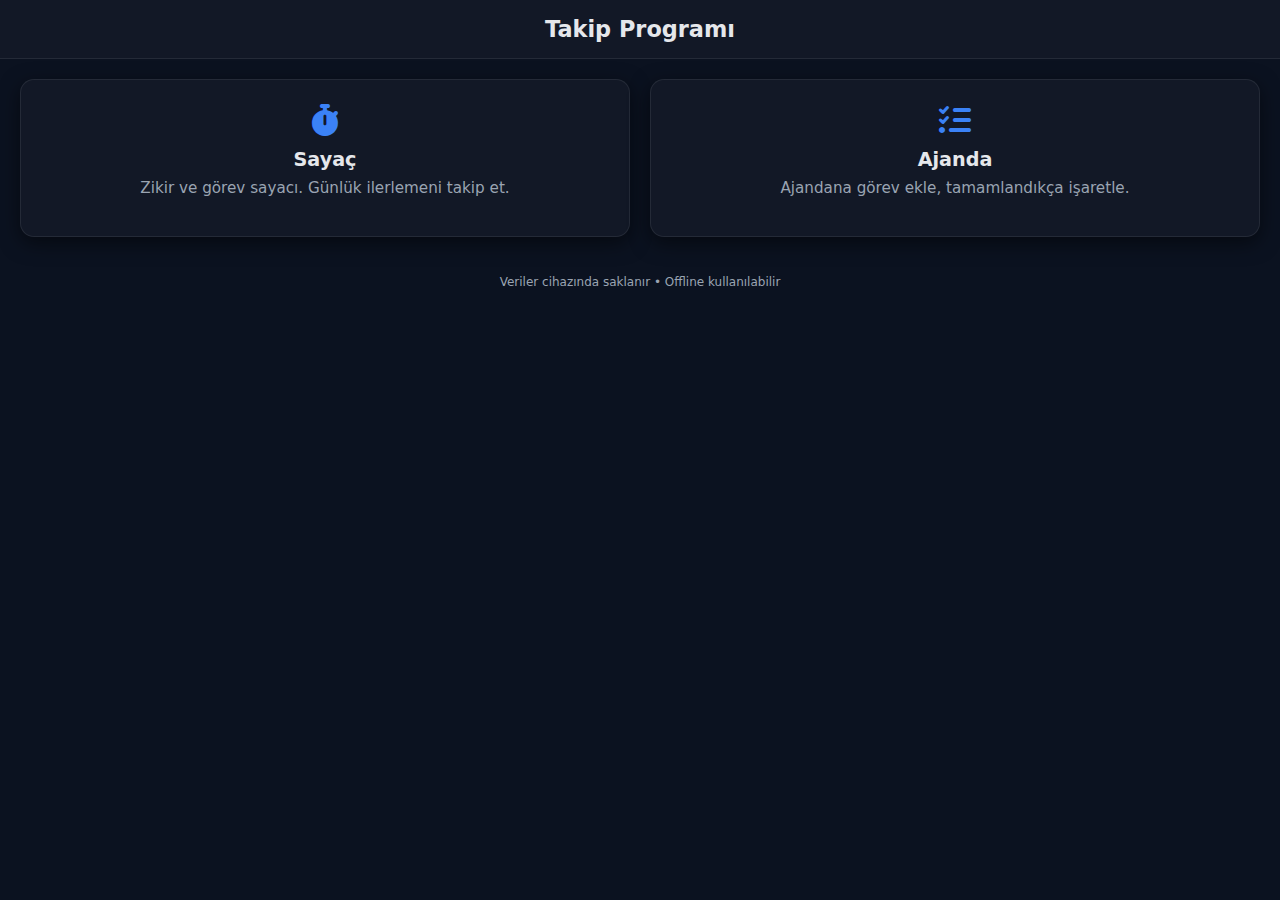
<file: index.html>
<!doctype html>
<html lang="tr">
<head>
  <meta charset="utf-8">
  <meta name="viewport" content="width=device-width,initial-scale=1">
  <title>Takip Programı — Ana Sayfa</title>

  <!-- Ortak dark tema -->
  <link rel="stylesheet" href="assets/css/style.css">
  <!-- Ana sayfa kart stili -->
  <link rel="stylesheet" href="assets/css/index.css">
  <link rel="manifest" href="manifest.json">

  <!-- Font Awesome ikonlar -->
  <link rel="stylesheet" href="https://cdnjs.cloudflare.com/ajax/libs/font-awesome/6.5.2/css/all.min.css">
</head>
<body>
  <header class="app-header sticky-top">
    <h1>Takip Programı</h1>
  </header>

  <main class="container">
    <section class="cards-grid">
      <!-- Sayaç Kartı -->
      <a href="pages/counter.html" class="home-card card">
        <i class="fa-solid fa-stopwatch card-icon"></i>
        <h2>Sayaç</h2>
        <p>Zikir ve görev sayacı. Günlük ilerlemeni takip et.</p>
      </a>

      <!-- Görev Takibi Kartı -->
      <a href="pages/agenda.html" class="home-card card">
        <i class="fa-solid fa-list-check card-icon"></i>
        <h2>Ajanda</h2>
        <p>Ajandana görev ekle, tamamlandıkça işaretle.</p>
      </a>
    </section>
  </main>

  <footer class="app-footer">
    <small>Veriler cihazında saklanır • Offline kullanılabilir</small>
  </footer>

  <script src="assets/js/index.js"></script>
  <script>
    if ("serviceWorker" in navigator) {
      navigator.serviceWorker.register("sw.js");
    }
  </script>
</body>
</html>
</file>
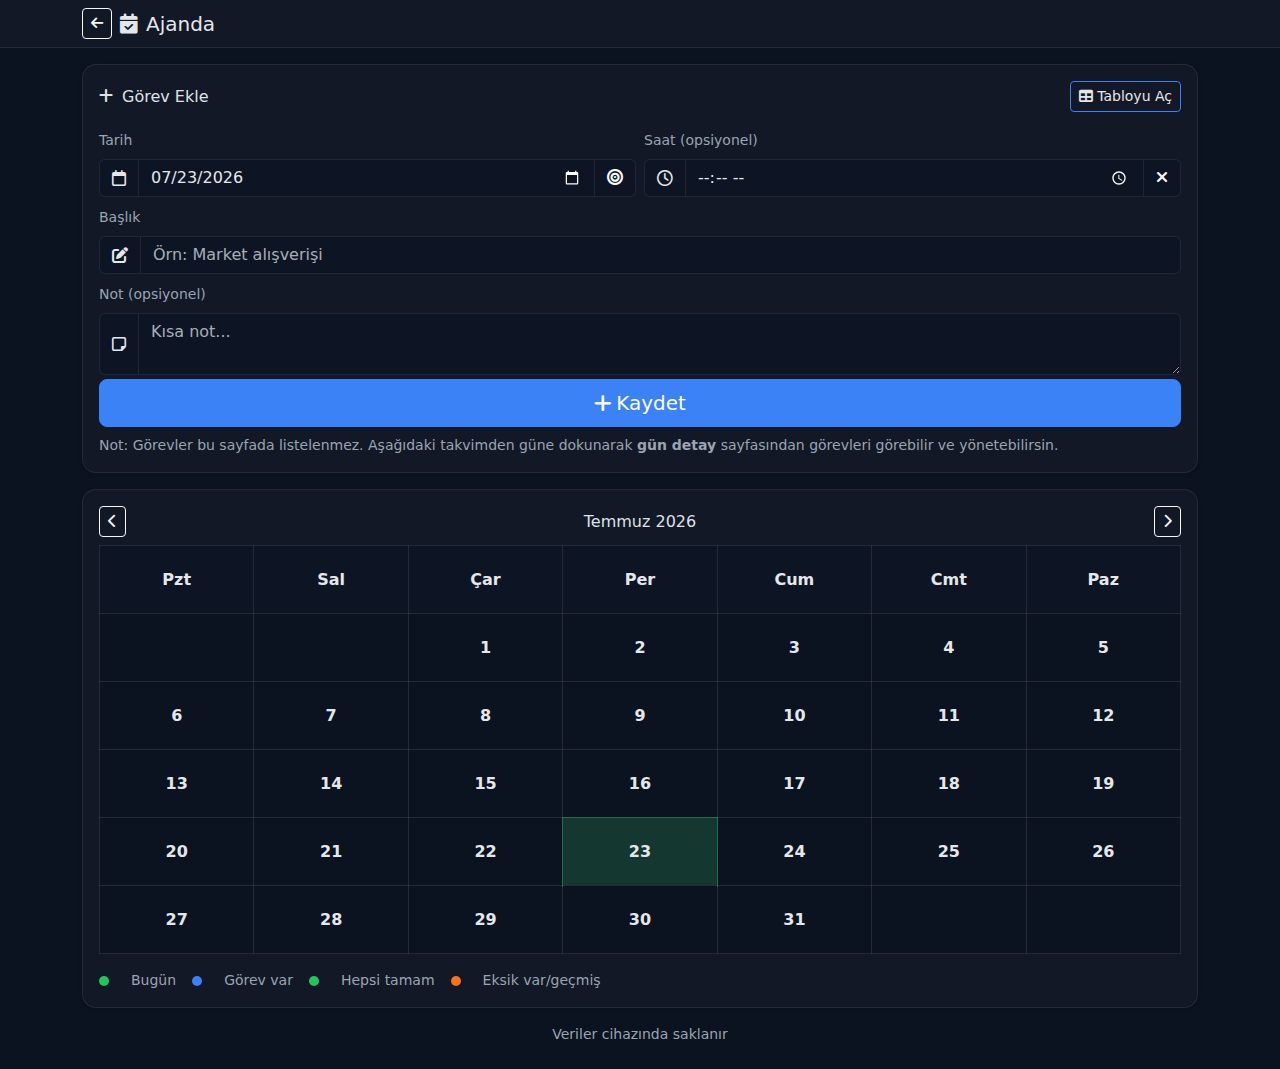
<file: pages/agenda.html>
<!doctype html>
<html lang="tr" data-bs-theme="dark">
<head>
  <meta charset="utf-8" />
  <meta name="viewport" content="width=device-width,initial-scale=1" />
  <title>Ajanda</title>

  <!-- Bootstrap 5 -->
  <link href="https://cdn.jsdelivr.net/npm/bootstrap@5.3.3/dist/css/bootstrap.min.css" rel="stylesheet">
  <!-- Font Awesome -->
  <link rel="stylesheet" href="https://cdnjs.cloudflare.com/ajax/libs/font-awesome/6.5.2/css/all.min.css">

  <!-- Ortak + sayfa CSS -->
  <link rel="stylesheet" href="../assets/css/style.css" />
  <link rel="stylesheet" href="../assets/css/agenda.css" />
</head>
<body>

  <!-- Header -->
  <header class="bg-dark border-bottom border-secondary sticky-top">
    <div class="container d-flex align-items-center gap-2 py-2">
      <a href="../index.html" class="btn btn-sm btn-outline-light">
        <i class="fa-solid fa-arrow-left"></i>
      </a>
      <h1 class="h5 mb-0"><i class="fa-solid fa-calendar-check me-2"></i>Ajanda</h1>
    </div>
  </header>

  <main class="container my-3">

    <!-- EKLEME (sadece kayıt; liste yok) -->
    <section class="card bg-dark-subtle border-0 shadow-sm mb-3">
      <div class="card-body">
        <div class="d-flex justify-content-between align-items-center mb-3">
          <h2 class="h6 mb-0">
            <i class="fa-solid fa-plus me-2"></i>Görev Ekle
          </h2>
          <button id="btnOpenTable" class="btn btn-sm btn-outline-primary">
            <i class="fa-solid fa-table me-1"></i>Tabloyu Aç
          </button>
        </div>

        <div class="row g-2">
          <!-- Tarih -->
          <div class="col-12 col-sm-6">
            <label for="taskDate" class="form-label small text-secondary">Tarih</label>
            <div class="input-group input-group-elevated">
              <span class="input-group-text"><i class="fa-regular fa-calendar"></i></span>
              <input id="taskDate" type="date" class="form-control">
              <button id="btnToday" class="btn btn-outline-light" type="button" title="Bugün">
                <i class="fa-solid fa-bullseye"></i>
              </button>
            </div>
          </div>

          <!-- Saat -->
          <div class="col-12 col-sm-6">
            <label for="taskTime" class="form-label small text-secondary">Saat (opsiyonel)</label>
            <div class="input-group input-group-elevated">
              <span class="input-group-text"><i class="fa-regular fa-clock"></i></span>
              <input id="taskTime" type="time" class="form-control" placeholder="--:--">
              <button id="btnClearTime" class="btn btn-outline-light" type="button" title="Saati temizle">
                <i class="fa-solid fa-xmark"></i>
              </button>
            </div>
          </div>

          <!-- Başlık -->
          <div class="col-12">
            <label for="taskTitle" class="form-label small text-secondary">Başlık</label>
            <div class="input-group input-group-elevated">
              <span class="input-group-text"><i class="fa-solid fa-pen-to-square"></i></span>
              <input id="taskTitle" type="text" class="form-control" placeholder="Örn: Market alışverişi">
            </div>
          </div>

          <!-- Not -->
          <div class="col-12">
            <label for="taskNote" class="form-label small text-secondary">Not (opsiyonel)</label>
            <div class="input-group input-group-elevated">
              <span class="input-group-text"><i class="fa-regular fa-note-sticky"></i></span>
              <textarea id="taskNote" rows="2" class="form-control" placeholder="Kısa not..."></textarea>
            </div>
          </div>

          <!-- Ekle -->
          <div class="col-12 d-grid mt-1">
            <button id="btnAdd" class="btn btn-primary btn-lg">
              <i class="fa-solid fa-plus me-1"></i>Kaydet
            </button>
          </div>

          <p class="small text-secondary mt-2 mb-0">
            Not: Görevler bu sayfada listelenmez. Aşağıdaki takvimden güne dokunarak <strong>gün detay</strong> sayfasından görevleri görebilir ve yönetebilirsin.
          </p>
        </div>
      </div>
    </section>

    <!-- TAKVİM -->
    <section class="card bg-dark-subtle border-0 shadow-sm">
      <div class="card-body">
        <div class="d-flex justify-content-between align-items-center mb-2">
          <button id="btnPrevMonth" class="btn btn-sm btn-outline-light"><i class="fa-solid fa-chevron-left"></i></button>
          <h2 class="h6 mb-0" id="calendarLabel">Ay Yılı</h2>
          <button id="btnNextMonth" class="btn btn-sm btn-outline-light"><i class="fa-solid fa-chevron-right"></i></button>
        </div>

        <div id="calendarGrid" class="calendar-grid"></div>

        <div class="calendar-legend mt-3 d-flex gap-3 align-items-center text-secondary small">
          <span class="legend-dot legend-dot-today"></span> Bugün
          <span class="legend-dot legend-dot-has"></span> Görev var
          <span class="legend-dot legend-dot-all-done"></span> Hepsi tamam
          <span class="legend-dot legend-dot-has-pending"></span> Eksik var/geçmiş
        </div>
      </div>
    </section>
  </main>

  <footer class="container pb-4">
    <p class="text-center text-secondary small mb-0">Veriler cihazında saklanır</p>
  </footer>

  <!-- MODAL: TABLO (İndir/Yükle burada görünür) -->
  <div class="modal fade" id="agendaTableModal" tabindex="-1" aria-hidden="true">
    <div class="modal-dialog modal-dialog-centered modal-xl">
      <div class="modal-content bg-dark">
        <div class="modal-header border-secondary">
          <h5 class="modal-title"><i class="fa-solid fa-table me-2"></i>Ajanda Tablosu</h5>
          <button type="button" class="btn-close btn-close-white" data-bs-dismiss="modal" aria-label="Kapat"></button>
        </div>
        <div class="modal-body">
          <div class="table-responsive border rounded">
            <table id="agendaHistoryTable" class="table table-dark table-striped table-hover align-middle mb-0"></table>
          </div>
        </div>
        <div class="modal-footer border-secondary flex-wrap gap-2">
          <div class="btn-group me-auto">
            <button id="btnExportAgendaJson" class="btn btn-outline-light">
              <i class="fa-solid fa-file-arrow-down me-1"></i>JSON
            </button>
            <button id="btnExportAgendaCsv" class="btn btn-outline-light">
              <i class="fa-solid fa-file-csv me-1"></i>CSV
            </button>
          </div>
          <div class="btn-group">
            <label class="btn btn-outline-primary mb-0">
              <i class="fa-solid fa-file-arrow-up me-1"></i>JSON Yükle
              <input id="fileImportAgendaJson" type="file" accept=".json" hidden>
            </label>
            <label class="btn btn-outline-primary mb-0">
              <i class="fa-solid fa-file-arrow-up me-1"></i>CSV Yükle
              <input id="fileImportAgendaCsv" type="file" accept=".csv" hidden>
            </label>
          </div>
          <button class="btn btn-secondary" data-bs-dismiss="modal">Kapat</button>
        </div>
      </div>
    </div>
  </div>

  <!-- Core Scripts (JS’i sonra yazacağız) -->
  <script src="../assets/js/store_agenda.js"></script>
  <script src="../assets/js/utils_agenda.js"></script>
  <script src="../assets/js/agenda.js"></script>
  <script src="https://cdn.jsdelivr.net/npm/bootstrap@5.3.3/dist/js/bootstrap.bundle.min.js"></script>
</body>
</html>
</file>
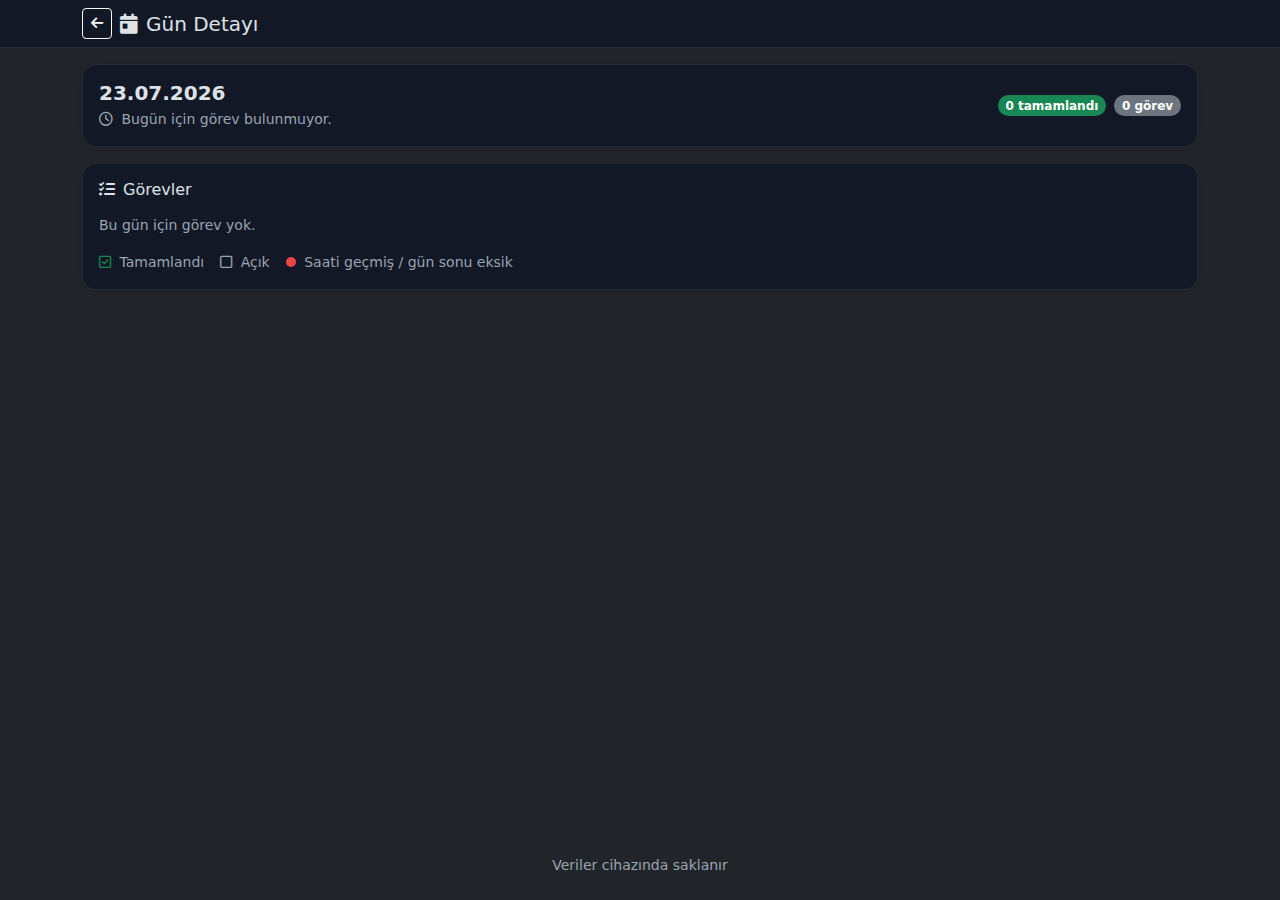
<file: pages/agenda_detail.html>
<!doctype html>
<html lang="tr" data-bs-theme="dark">
<head>
  <meta charset="utf-8" />
  <meta name="viewport" content="width=device-width,initial-scale=1" />
  <title>Ajanda — Gün Detayı</title>

  <!-- Bootstrap 5 -->
  <link href="https://cdn.jsdelivr.net/npm/bootstrap@5.3.3/dist/css/bootstrap.min.css" rel="stylesheet">

  <!-- Font Awesome -->
  <link rel="stylesheet" href="https://cdnjs.cloudflare.com/ajax/libs/font-awesome/6.5.2/css/all.min.css">

  <!-- Ortak + sayfa CSS -->
  <link rel="stylesheet" href="../assets/css/style.css" />
  <link rel="stylesheet" href="../assets/css/agenda_detail.css" />
</head>
<body class="bg-body text-body d-flex flex-column min-vh-100">

  <!-- HEADER -->
  <header class="bg-dark border-bottom border-secondary sticky-top">
    <div class="container d-flex align-items-center gap-2 py-2">
      <a href="agenda.html" class="btn btn-sm btn-outline-light">
        <i class="fa-solid fa-arrow-left"></i>
      </a>
      <h1 class="h5 mb-0">
        <i class="fa-solid fa-calendar-day me-2"></i>Gün Detayı
      </h1>
    </div>
  </header>

  <!-- MAIN -->
  <main class="container my-3 flex-grow-1">

    <!-- Tarih bandı + istatistik -->
    <section class="day-hero card border-0 shadow-sm mb-3">
      <div class="card-body d-flex flex-column flex-md-row align-items-md-center justify-content-between gap-2">
        <div>
          <div id="dateLabel" class="h5 mb-1 fw-bold">--.--.----</div>
          <div class="text-secondary small">
            <i class="fa-regular fa-clock me-1"></i>
            <span id="dayStateText">Günün durum özeti</span>
          </div>
        </div>
        <div class="d-flex align-items-center gap-2">
          <span class="badge rounded-pill text-bg-success" id="badgeDone">0 tamamlandı</span>
          <span class="badge rounded-pill text-bg-secondary" id="badgeTotal">0 görev</span>
        </div>
      </div>
    </section>

    <!-- Görev listesi -->
    <section class="card bg-dark-subtle border-0 shadow-sm mb-3">
      <div class="card-body">
        <div class="d-flex justify-content-between align-items-center mb-2">
          <h2 class="h6 mb-0">
            <i class="fa-solid fa-list-check me-2"></i>Görevler
          </h2>
        </div>

        <ul id="dayList" class="list-group list-group-flush rounded-3 overflow-hidden">
          <!-- JS ile doldurulacak. Her öğe .task-row -->
        </ul>
        <p id="noTasksMsg" class="text-secondary small mt-2 mb-0 d-none">Bu gün için görev yok.</p>

        <div class="legend mt-3 text-secondary small d-flex flex-wrap gap-3">
          <span><i class="fa-regular fa-square-check me-1 text-success"></i> Tamamlandı</span>
          <span><i class="fa-regular fa-square me-1 text-secondary"></i> Açık</span>
          <span><span class="legend-dot overdue me-1"></span> Saati geçmiş / gün sonu eksik</span>
        </div>
      </div>
    </section>

  </main>

  <!-- FOOTER -->
  <footer class="container pb-4">
    <p class="text-center text-secondary small mb-0">Veriler cihazında saklanır</p>
  </footer>

  <!-- Düzenleme Modalı -->
  <div class="modal fade" id="editModal" tabindex="-1" aria-hidden="true">
    <div class="modal-dialog modal-dialog-centered">
      <div class="modal-content bg-dark">
        <div class="modal-header border-secondary">
          <h5 class="modal-title"><i class="fa-solid fa-pen-to-square me-2"></i>Görevi Düzenle</h5>
          <button type="button" class="btn-close btn-close-white" data-bs-dismiss="modal" aria-label="Kapat"></button>
        </div>
        <div class="modal-body">
          <div class="mb-3">
            <label class="form-label">Başlık</label>
            <input id="editTitle" type="text" class="form-control">
          </div>
          <div class="mb-3">
            <label class="form-label">Saat (opsiyonel)</label>
            <div class="input-group">
              <span class="input-group-text"><i class="fa-regular fa-clock"></i></span>
              <input id="editTime" type="time" class="form-control">
              <button id="editClearTime" class="btn btn-outline-light" type="button" title="Temizle">
                <i class="fa-solid fa-xmark"></i>
              </button>
            </div>
          </div>
          <div class="mb-0">
            <label class="form-label">Not (opsiyonel)</label>
            <textarea id="editNote" rows="3" class="form-control"></textarea>
          </div>
        </div>
        <div class="modal-footer border-secondary">
          <button class="btn btn-secondary" data-bs-dismiss="modal">Vazgeç</button>
          <button id="btnEditSave" class="btn btn-primary">Kaydet</button>
        </div>
      </div>
    </div>
  </div>

  <!-- Silme Onayı Modalı -->
  <div class="modal fade" id="deleteModal" tabindex="-1" aria-hidden="true">
    <div class="modal-dialog modal-dialog-centered">
      <div class="modal-content bg-dark">
        <div class="modal-header border-secondary">
          <h5 class="modal-title"><i class="fa-solid fa-triangle-exclamation me-2"></i>Silme Onayı</h5>
          <button type="button" class="btn-close btn-close-white" data-bs-dismiss="modal" aria-label="Kapat"></button>
        </div>
        <div class="modal-body">
          <p class="mb-0">Bu görevi silmek istediğine emin misin?</p>
        </div>
        <div class="modal-footer border-secondary">
          <button class="btn btn-secondary" data-bs-dismiss="modal">İptal</button>
          <button id="btnDeleteConfirm" class="btn btn-outline-danger">
            <i class="fa-solid fa-trash me-1"></i>Sil
          </button>
        </div>
      </div>
    </div>
  </div>

  <!-- (JS daha sonra eklenecek) -->
  <script src="../assets/js/store_agenda.js"></script>
  <script src="../assets/js/utils_agenda.js"></script>
  <script src="../assets/js/agenda_detail.js"></script>
  <script src="https://cdn.jsdelivr.net/npm/bootstrap@5.3.3/dist/js/bootstrap.bundle.min.js"></script>
</body>
</html>
</file>
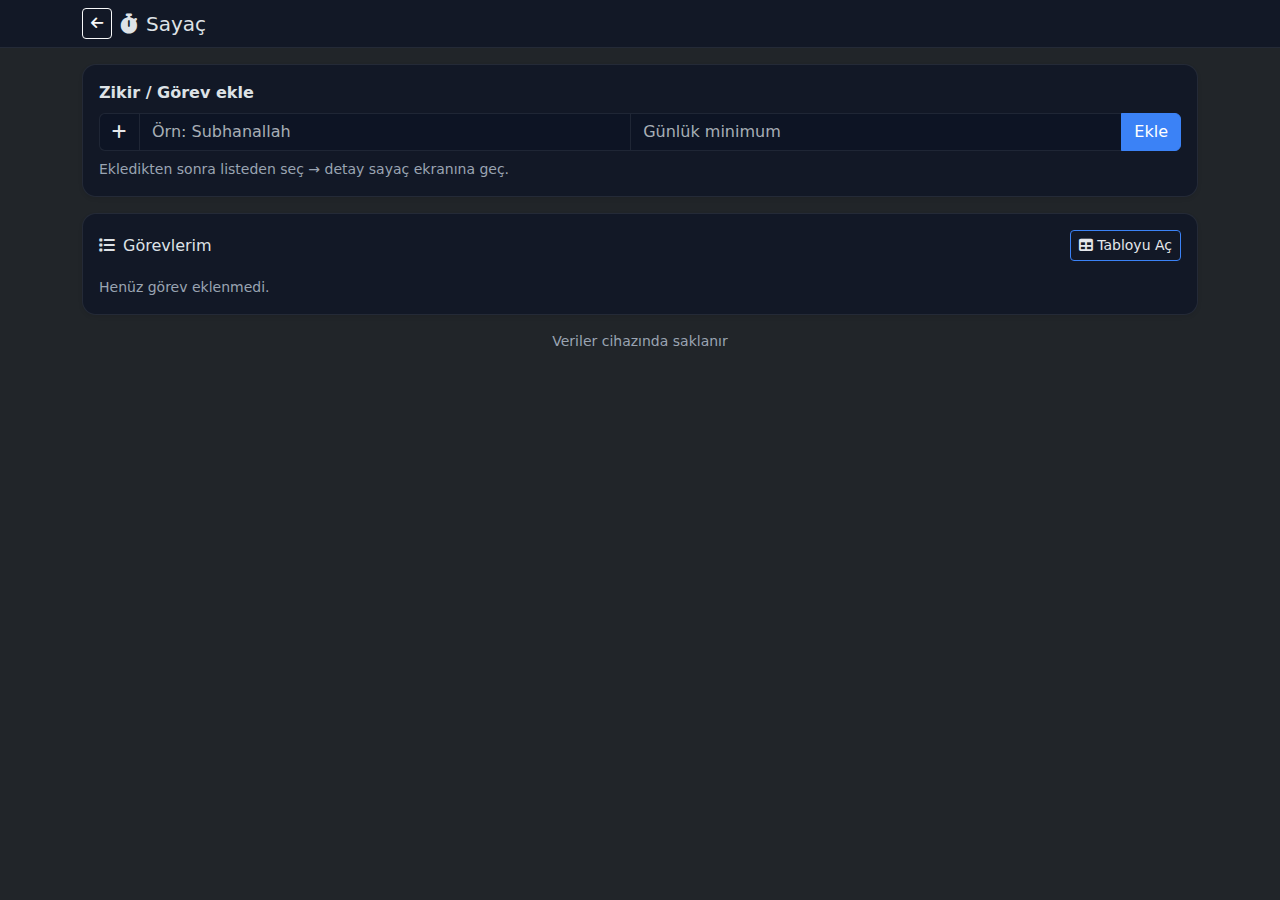
<file: pages/counter.html>
<!doctype html>
<html lang="tr" data-bs-theme="dark">
<head>
  <meta charset="utf-8" />
  <meta name="viewport" content="width=device-width,initial-scale=1" />
  <title>Sayaç</title>

  <!-- Bootstrap 5 -->
  <link href="https://cdn.jsdelivr.net/npm/bootstrap@5.3.3/dist/css/bootstrap.min.css" rel="stylesheet">
  <!-- Font Awesome -->
  <link rel="stylesheet" href="https://cdnjs.cloudflare.com/ajax/libs/font-awesome/6.5.2/css/all.min.css">

  <!-- Ortak dark stil + sayfa stili -->
  <link rel="stylesheet" href="../assets/css/style.css" />
  <link rel="stylesheet" href="../assets/css/counter.css" />
</head>
<body class="bg-body text-body">

  <!-- HEADER -->
  <header class="bg-dark border-bottom border-secondary sticky-top">
    <div class="container d-flex align-items-center gap-2 py-2">
      <a href="../index.html" class="btn btn-sm btn-outline-light">
        <i class="fa-solid fa-arrow-left"></i>
      </a>
      <h1 class="h5 mb-0"><i class="fa-solid fa-stopwatch me-2"></i>Sayaç</h1>
    </div>
  </header>

  <!-- MAIN -->
  <main class="container my-3">
    <!-- EKLEME BÖLÜMÜ -->
    <section class="card bg-dark-subtle border-0 shadow-sm mb-3">
      <div class="card-body">
        <label for="taskName" class="form-label fw-semibold">Zikir / Görev ekle</label>
        <div class="input-group">
          <span class="input-group-text bg-dark text-light border-secondary">
            <i class="fa-solid fa-plus"></i>
          </span>
          <input id="taskName" type="text" class="form-control bg-dark text-light border-secondary" placeholder="Örn: Subhanallah" />
          <input id="taskMin" type="number" class="form-control bg-dark text-light border-secondary" placeholder="Günlük minimum" />
          <button id="btnAdd" class="btn btn-primary">
            Ekle
          </button>
        </div>
        <div class="form-text text-secondary mt-2">
          Ekledikten sonra listeden seç → detay sayaç ekranına geç.
        </div>
      </div>
    </section>

    <!-- GÖREV LİSTESİ -->
    <section class="card bg-dark-subtle border-0 shadow-sm mb-3">
      <div class="card-body">
        <div class="d-flex align-items-center justify-content-between mb-2">
          <h2 class="h6 mb-0"><i class="fa-solid fa-list me-2"></i>Görevlerim</h2>
          <button id="btnShowTable" class="btn btn-outline-primary btn-sm">
            <i class="fa-solid fa-table me-1"></i>Tabloyu Aç
          </button>
        </div>

        <ul id="taskList" class="list-group list-group-flush rounded-3 overflow-hidden"></ul>
        <p id="emptyMsg" class="text-secondary small mt-2 mb-0">Henüz görev eklenmedi.</p>
      </div>
    </section>
  </main>

  <!-- FOOTER -->
  <footer class="container pb-4">
    <p class="text-center text-secondary small mb-0">Veriler cihazında saklanır</p>
  </footer>

  <!-- MODAL: TABLO / GÜNLÜK LİSTE -->
  <div class="modal fade" id="tableModal" tabindex="-1" aria-hidden="true">
    <div class="modal-dialog modal-dialog-centered modal-xl">
      <div class="modal-content bg-dark">
        <div class="modal-header border-secondary">
          <h5 class="modal-title">
            <i class="fa-solid fa-chart-line me-2"></i>Son 30 Günlük Veriler
          </h5>
          <button type="button" class="btn-close btn-close-white" data-bs-dismiss="modal" aria-label="Kapat"></button>
        </div>
        <div class="modal-body">
          <!-- Tabs -->
          <ul class="nav nav-tabs mb-3" id="viewTabs" role="tablist">
            <li class="nav-item" role="presentation">
              <button class="nav-link active" id="tab-table" data-bs-toggle="tab" data-bs-target="#pane-table" type="button" role="tab">
                <i class="fa-solid fa-table me-1"></i>Tablo
              </button>
            </li>
            <li class="nav-item" role="presentation">
              <button class="nav-link" id="tab-list" data-bs-toggle="tab" data-bs-target="#pane-list" type="button" role="tab">
                <i class="fa-solid fa-list me-1"></i>Günlük Liste
              </button>
            </li>
          </ul>

          <div class="tab-content">
            <!-- TABLO -->
            <div class="tab-pane fade show active" id="pane-table" role="tabpanel">
              <div class="table-responsive border rounded">
                <table id="historyTable" class="table table-dark table-striped table-hover align-middle mb-0"></table>
              </div>
            </div>

            <!-- GÜNLÜK LİSTE -->
            <div class="tab-pane fade" id="pane-list" role="tabpanel">
              <div id="historyList" class="vstack gap-3"></div>
            </div>
          </div>
        </div>
        <div class="modal-footer border-secondary flex-wrap gap-2">
          <div class="btn-group me-auto">
            <button id="btnExportJson" class="btn btn-outline-light">
              <i class="fa-solid fa-file-arrow-down me-1"></i>JSON
            </button>
            <button id="btnExportCsv" class="btn btn-outline-light">
              <i class="fa-solid fa-file-csv me-1"></i>CSV
            </button>
          </div>
          <div class="btn-group">
            <label class="btn btn-outline-primary mb-0">
              <i class="fa-solid fa-file-arrow-up me-1"></i>JSON Yükle
              <input id="fileImportJson" type="file" accept=".json" hidden>
            </label>
            <label class="btn btn-outline-primary mb-0">
              <i class="fa-solid fa-file-arrow-up me-1"></i>CSV Yükle
              <input id="fileImportCsv" type="file" accept=".csv" hidden>
            </label>
          </div>
          <button class="btn btn-secondary" data-bs-dismiss="modal">Kapat</button>
        </div>
      </div>
    </div>
  </div>

  <!-- Core scripts -->
  <script src="../assets/js/store.js"></script>
  <script src="../assets/js/utils.js"></script>
  <script src="../assets/js/counter.js"></script>

  <!-- Bootstrap JS -->
  <script src="https://cdn.jsdelivr.net/npm/bootstrap@5.3.3/dist/js/bootstrap.bundle.min.js"></script>
</body>
</html>
</file>
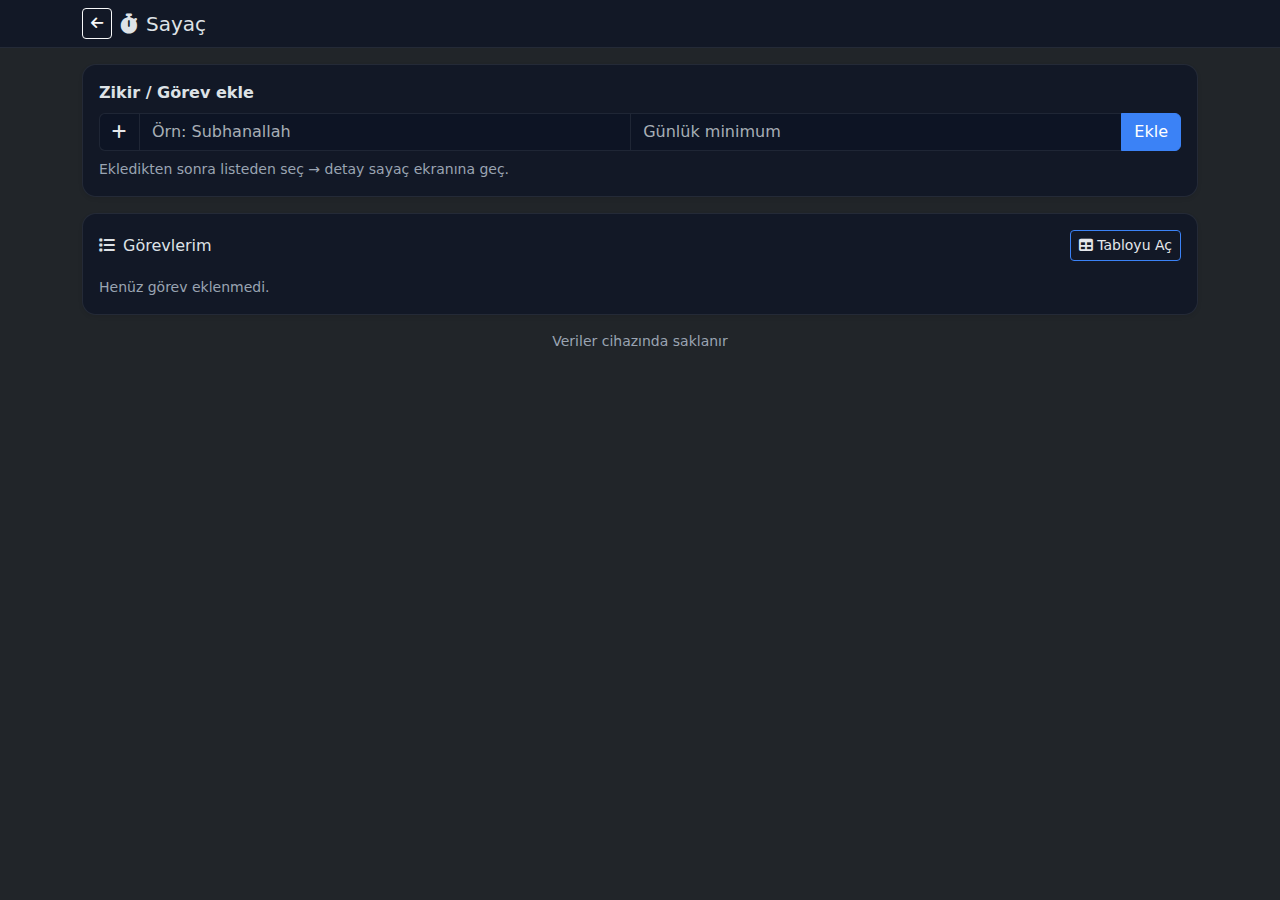
<file: pages/counter_detail.html>
<!doctype html>
<html lang="tr" data-bs-theme="dark">
<head>
  <meta charset="utf-8">
  <meta name="viewport" content="width=device-width,initial-scale=1">
  <title>Sayaç Detay</title>

  <!-- Bootstrap -->
  <link href="https://cdn.jsdelivr.net/npm/bootstrap@5.3.3/dist/css/bootstrap.min.css" rel="stylesheet">
  <!-- Font Awesome -->
  <link rel="stylesheet" href="https://cdnjs.cloudflare.com/ajax/libs/font-awesome/6.5.2/css/all.min.css">

  <!-- Ortak stil -->
  <link rel="stylesheet" href="../assets/css/style.css">
  <link rel="stylesheet" href="../assets/css/counter_detail.css">
</head>
<body class="bg-body text-body d-flex flex-column min-vh-100">

  <!-- HEADER -->
  <header class="bg-dark border-bottom border-secondary sticky-top">
    <div class="container d-flex align-items-center gap-2 py-2">
      <a href="counter.html" class="btn btn-sm btn-outline-light">
        <i class="fa-solid fa-arrow-left"></i>
      </a>
      <h1 id="taskTitle" class="h5 mb-0"><i class="fa-solid fa-stopwatch me-2"></i>Sayaç</h1>
    </div>
  </header>

  <!-- MAIN -->
  <main class="container my-3 flex-grow-1 d-flex flex-column">

    <!-- Görev Bilgisi -->
    <section class="mb-3">
      <div class="card bg-dark-subtle border-0 shadow-sm">
        <div class="card-body text-center">
          <h2 id="taskName" class="h5 mb-2 fw-bold"></h2>
          <p class="mb-1 text-secondary small">Günlük hedef: <span id="taskMin" class="fw-bold">-</span></p>
          <p class="mb-0 text-secondary small">Bugün sayılan: <span id="todayCount" class="fw-bold">0</span></p>
        </div>
      </div>
    </section>

    <!-- Araçlar -->
    <section class="mb-3">
      <div class="card bg-gradient border-0 shadow-sm">
        <div class="card-body d-flex justify-content-center gap-3">
          <button id="btnMinus" class="btn btn-lg btn-outline-info px-4">
            <i class="fa-solid fa-minus"></i> -1
          </button>
          <button id="btnReset" class="btn btn-lg btn-outline-warning px-4">
            <i class="fa-solid fa-rotate-left"></i> Sıfırla
          </button>
        </div>
      </div>
    </section>

    <!-- Sayaç Butonu -->
    <section class="flex-grow-1 d-flex flex-column justify-content-end align-items-center mb-4">
      <div class="big-btn-wrap my-3">
        <button id="btnBig" class="big-btn" aria-label="Arttır">0</button>
      </div>
      <div id="hundredsInfo" class="text-secondary small mt-2">0 × 100 + 0</div>
    </section>
  </main>

  <!-- FOOTER -->
  <footer class="container pb-3 text-center text-secondary small">
    <p class="mb-0">Veriler cihazında saklanır • Offline kullanılabilir</p>
  </footer>

  <!-- Scripts -->
  <script src="../assets/js/store.js"></script>
  <script src="../assets/js/utils.js"></script>
  <script src="../assets/js/counter_detail.js"></script>

  <script src="https://cdn.jsdelivr.net/npm/bootstrap@5.3.3/dist/js/bootstrap.bundle.min.js"></script>
</body>
</html>
</file>
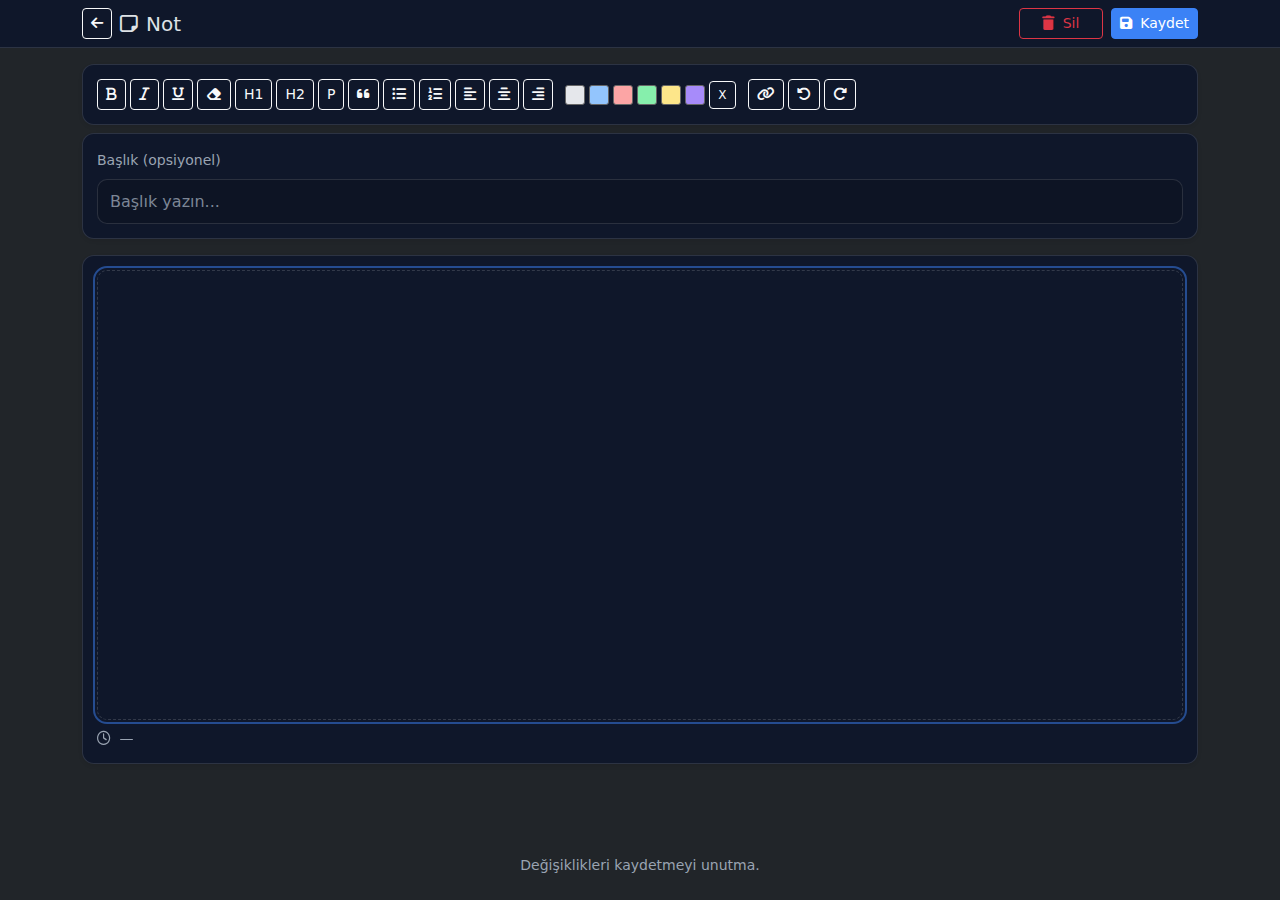
<file: pages/note_edit.html>
<!doctype html>
<html lang="tr" data-bs-theme="dark">
<head>
  <meta charset="utf-8" />
  <meta name="viewport" content="width=device-width,initial-scale=1" />
  <title>Not Düzenle</title>

  <!-- Bootstrap CSS -->
  <link href="https://cdn.jsdelivr.net/npm/bootstrap@5.3.3/dist/css/bootstrap.min.css" rel="stylesheet">
  <!-- Font Awesome -->
  <link rel="stylesheet" href="https://cdnjs.cloudflare.com/ajax/libs/font-awesome/6.5.2/css/all.min.css">

  <!-- Ortak + Sayfa CSS -->
  <link rel="stylesheet" href="../assets/css/style.css" />
  <link rel="stylesheet" href="../assets/css/note_edit.css" />

  <style>
    .editor-toolbar button {
      width: 32px;
      height: 32px;
      padding: 0;
      font-size: 13px;
    }
    .color-swatch {
      width: 20px;
      height: 20px;
      border: 1px solid #666;
      border-radius: 3px;
      cursor: pointer;
    }
  </style>
</head>
<body class="bg-body text-body d-flex flex-column min-vh-100">

  <!-- HEADER -->
  <header class="bg-dark border-bottom border-secondary sticky-top">
    <div class="container d-flex align-items-center gap-2 py-2">
      <a href="notes.html" class="btn btn-sm btn-outline-light" title="Geri">
        <i class="fa-solid fa-arrow-left"></i>
      </a>
      <h1 class="h5 mb-0"><i class="fa-regular fa-note-sticky me-2"></i>Not</h1>

      <div class="ms-auto d-flex align-items-center gap-2">
        <button id="btnDelete" class="btn btn-sm btn-outline-danger" title="Sil">
          <i class="fa-solid fa-trash me-1"></i> Sil
        </button>
        <button id="btnSave" class="btn btn-sm btn-primary" title="Kaydet">
          <i class="fa-solid fa-floppy-disk me-1"></i> Kaydet
        </button>
      </div>
    </div>
  </header>

  <!-- MAIN -->
  <main class="container my-3 flex-grow-1">

    <!-- TOOLBAR (başlığın üstünde sabit) -->
    <section id="editorToolbar" class="card border-0 shadow-sm mb-2">
      <div class="card-body d-flex flex-wrap align-items-center gap-1">

        <!-- Biçim -->
        <button class="btn btn-outline-light btn-sm" data-cmd="bold" title="Kalın"><i class="fa-solid fa-bold"></i></button>
        <button class="btn btn-outline-light btn-sm" data-cmd="italic" title="İtalik"><i class="fa-solid fa-italic"></i></button>
        <button class="btn btn-outline-light btn-sm" data-cmd="underline" title="Altı Çizili"><i class="fa-solid fa-underline"></i></button>
        <button class="btn btn-outline-light btn-sm" data-cmd="removeFormat" title="Temizle"><i class="fa-solid fa-eraser"></i></button>

        <!-- Başlık -->
        <button class="btn btn-outline-light btn-sm" data-cmd="formatBlock" data-value="H1" title="H1">H1</button>
        <button class="btn btn-outline-light btn-sm" data-cmd="formatBlock" data-value="H2" title="H2">H2</button>
        <button class="btn btn-outline-light btn-sm" data-cmd="formatBlock" data-value="P" title="Paragraf">P</button>
        <button class="btn btn-outline-light btn-sm" data-cmd="blockquote" title="Alıntı"><i class="fa-solid fa-quote-left"></i></button>

        <!-- Listeler -->
        <button class="btn btn-outline-light btn-sm" data-cmd="insertUnorderedList" title="Liste"><i class="fa-solid fa-list-ul"></i></button>
        <button class="btn btn-outline-light btn-sm" data-cmd="insertOrderedList" title="Numaralı"><i class="fa-solid fa-list-ol"></i></button>

        <!-- Hizalama -->
        <button class="btn btn-outline-light btn-sm" data-cmd="justifyLeft" title="Sola"><i class="fa-solid fa-align-left"></i></button>
        <button class="btn btn-outline-light btn-sm" data-cmd="justifyCenter" title="Ortala"><i class="fa-solid fa-align-center"></i></button>
        <button class="btn btn-outline-light btn-sm" data-cmd="justifyRight" title="Sağa"><i class="fa-solid fa-align-right"></i></button>

        <!-- Renk Paleti -->
        <div class="d-flex align-items-center gap-1 ms-2">
          <div class="color-swatch" data-color="#e5e7eb" style="background:#e5e7eb"></div>
          <div class="color-swatch" data-color="#93c5fd" style="background:#93c5fd"></div>
          <div class="color-swatch" data-color="#fca5a5" style="background:#fca5a5"></div>
          <div class="color-swatch" data-color="#86efac" style="background:#86efac"></div>
          <div class="color-swatch" data-color="#fde68a" style="background:#fde68a"></div>
          <div class="color-swatch" data-color="#a78bfa" style="background:#a78bfa"></div>
          <button id="btnColorReset" class="btn btn-sm btn-outline-light" title="Renk sıfırla">X</button>
        </div>

        <!-- Link -->
        <button class="btn btn-outline-light btn-sm ms-2" id="btnInsertLink" title="Bağlantı"><i class="fa-solid fa-link"></i></button>

        <!-- Undo / Redo -->
        <button class="btn btn-outline-light btn-sm" data-cmd="undo" title="Geri"><i class="fa-solid fa-rotate-left"></i></button>
        <button class="btn btn-outline-light btn-sm" data-cmd="redo" title="İleri"><i class="fa-solid fa-rotate-right"></i></button>
      </div>
    </section>

    <!-- Başlık -->
    <section class="card bg-dark-subtle border-0 shadow-sm mb-3">
      <div class="card-body">
        <label for="noteTitle" class="form-label small text-secondary">Başlık (opsiyonel)</label>
        <input id="noteTitle" type="text" class="form-control bg-dark text-light border-secondary" placeholder="Başlık yazın...">
      </div>
    </section>

    <!-- Editör -->
    <section class="card bg-dark-subtle border-0 shadow-sm">
      <div class="card-body">
        <div id="editor" class="editor-area" contenteditable="true" aria-label="Not içeriği" spellcheck="false"></div>
        <div class="text-secondary small mt-2">
          <i class="fa-regular fa-clock me-1"></i>
          <span id="metaTimes">—</span>
        </div>
      </div>
    </section>
  </main>

  <!-- FOOTER -->
  <footer class="container pb-4">
    <p class="text-center text-secondary small mb-0">Değişiklikleri kaydetmeyi unutma.</p>
  </footer>

  <!-- SİLME MODALI -->
  <div class="modal fade" id="deleteNoteModal" tabindex="-1" aria-hidden="true">
    <div class="modal-dialog modal-dialog-centered">
      <div class="modal-content bg-dark">
        <div class="modal-header border-secondary">
          <h5 class="modal-title"><i class="fa-solid fa-triangle-exclamation me-2"></i>Notu Sil</h5>
          <button type="button" class="btn-close btn-close-white" data-bs-dismiss="modal" aria-label="Kapat"></button>
        </div>
        <div class="modal-body">
          <p class="mb-0">Bu notu silmek istediğine emin misin?</p>
        </div>
        <div class="modal-footer border-secondary">
          <button class="btn btn-secondary" data-bs-dismiss="modal">İptal</button>
          <button id="btnDeleteConfirm" class="btn btn-outline-danger">
            <i class="fa-solid fa-trash me-1"></i>Sil
          </button>
        </div>
      </div>
    </div>
  </div>

  <!-- UNDO TOAST -->
  <div class="toast-container position-fixed bottom-0 end-0 p-3">
    <div id="undoToast" class="toast text-bg-dark border-0" role="alert" aria-live="assertive" aria-atomic="true">
      <div class="toast-body d-flex align-items-center gap-2">
        <i class="fa-solid fa-circle-check text-success"></i>
        Not silindi.
        <button id="btnUndoDelete" class="btn btn-sm btn-outline-light ms-auto">Geri Al</button>
      </div>
    </div>
  </div>

  <!-- JS -->
  <script src="https://cdn.jsdelivr.net/npm/bootstrap@5.3.3/dist/js/bootstrap.bundle.min.js"></script>
  <script src="../assets/js/store_notes.js"></script>
  <script src="../assets/js/utils_notes.js"></script>
  <script src="../assets/js/note_edit.js"></script>
</body>
</html>
</file>
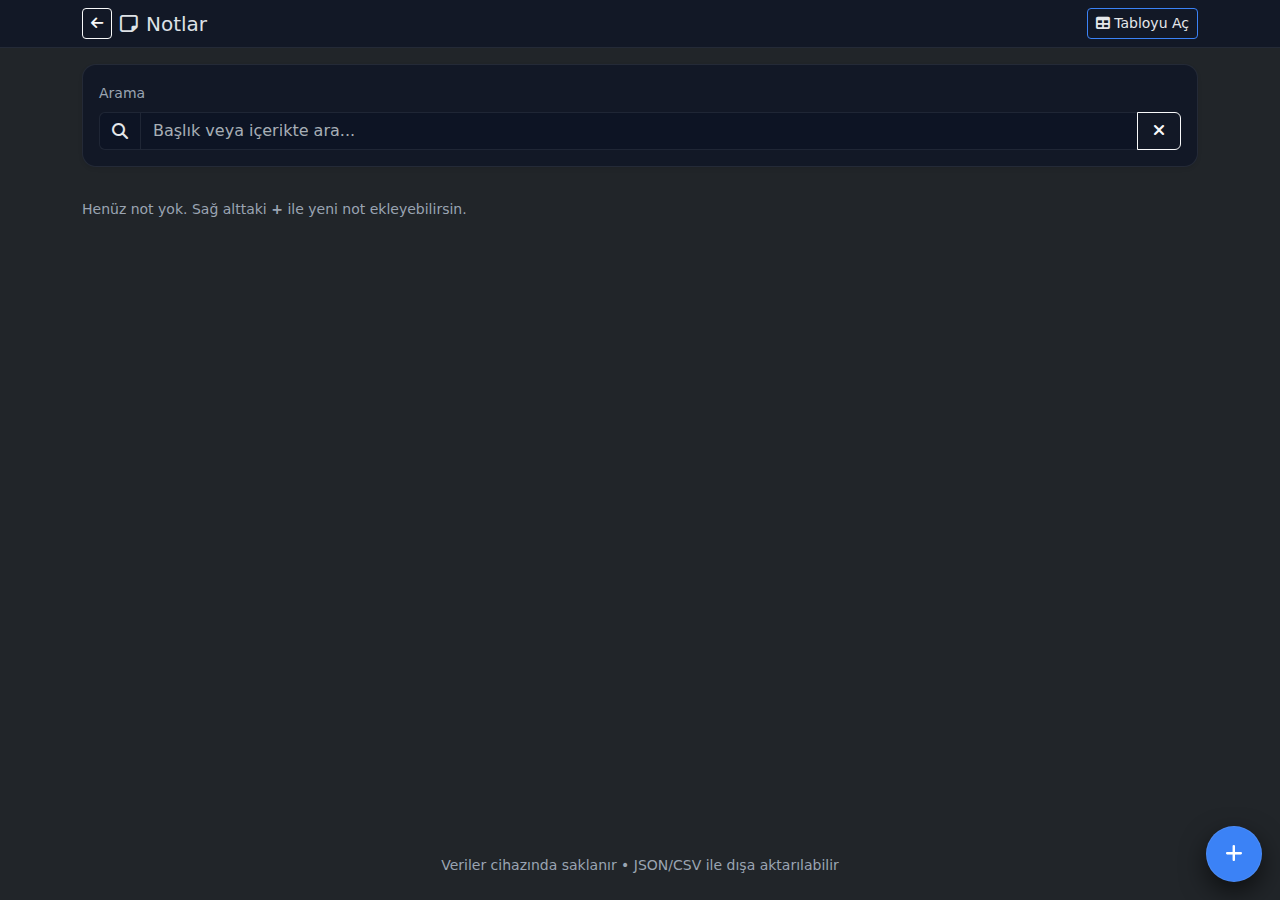
<file: pages/notes.html>
<!doctype html>
<html lang="tr" data-bs-theme="dark">
<head>
  <meta charset="utf-8" />
  <meta name="viewport" content="width=device-width,initial-scale=1" />
  <title>Notlar</title>

  <!-- Bootstrap -->
  <link href="https://cdn.jsdelivr.net/npm/bootstrap@5.3.3/dist/css/bootstrap.min.css" rel="stylesheet">
  <!-- Font Awesome -->
  <link rel="stylesheet" href="https://cdnjs.cloudflare.com/ajax/libs/font-awesome/6.5.2/css/all.min.css">

  <!-- Ortak stil + sayfa stili -->
  <link rel="stylesheet" href="../assets/css/style.css" />
  <link rel="stylesheet" href="../assets/css/notes.css" />
</head>
<body class="bg-body text-body d-flex flex-column min-vh-100">

  <!-- HEADER -->
  <header class="bg-dark border-bottom border-secondary sticky-top">
    <div class="container d-flex align-items-center gap-2 py-2">
      <a href="../index.html" class="btn btn-sm btn-outline-light">
        <i class="fa-solid fa-arrow-left"></i>
      </a>
      <h1 class="h5 mb-0"><i class="fa-regular fa-note-sticky me-2"></i>Notlar</h1>
      <div class="ms-auto d-flex align-items-center gap-2">
        <button id="btnOpenTable" class="btn btn-sm btn-outline-primary">
          <i class="fa-solid fa-table me-1"></i>Tabloyu Aç
        </button>
      </div>
    </div>
  </header>

  <!-- MAIN -->
  <main class="container my-3 flex-grow-1">

    <!-- ARAMA -->
    <section class="card bg-dark-subtle border-0 shadow-sm mb-3">
      <div class="card-body">
        <label for="searchInput" class="form-label small text-secondary">Arama</label>
        <div class="input-group">
          <span class="input-group-text bg-dark text-light border-secondary">
            <i class="fa-solid fa-magnifying-glass"></i>
          </span>
          <input id="searchInput" type="text" class="form-control bg-dark text-light border-secondary" placeholder="Başlık veya içerikte ara...">
          <button id="btnClearSearch" class="btn btn-outline-light" type="button" title="Temizle">
            <i class="fa-solid fa-xmark"></i>
          </button>
        </div>
      </div>
    </section>

    <!-- KART IZGARA -->
    <section>
      <div id="notesGrid" class="notes-grid"></div>
      <p id="emptyMsg" class="text-secondary small mt-3 d-none">Henüz not yok. Sağ alttaki <strong>+</strong> ile yeni not ekleyebilirsin.</p>
    </section>

    <!-- FAB (+) -->
    <button id="fabAdd" class="fab" aria-label="Yeni not ekle" title="Yeni not ekle">
      <i class="fa-solid fa-plus"></i>
    </button>
  </main>

  <!-- FOOTER -->
  <footer class="container pb-4">
    <p class="text-center text-secondary small mb-0">Veriler cihazında saklanır • JSON/CSV ile dışa aktarılabilir</p>
  </footer>

  <!-- MODAL: TABLO + İNDİR/YÜKLE -->
  <div class="modal fade" id="notesTableModal" tabindex="-1" aria-hidden="true">
    <div class="modal-dialog modal-dialog-centered modal-xl">
      <div class="modal-content bg-dark">
        <div class="modal-header border-secondary">
          <h5 class="modal-title"><i class="fa-solid fa-table me-2"></i>Tüm Notlar</h5>
          <button type="button" class="btn-close btn-close-white" data-bs-dismiss="modal" aria-label="Kapat"></button>
        </div>
        <div class="modal-body">
          <div class="table-responsive border rounded">
            <table id="notesTable" class="table table-dark table-striped table-hover align-middle mb-0"></table>
          </div>
        </div>
        <div class="modal-footer border-secondary flex-wrap gap-2">
          <div class="btn-group me-auto">
            <button id="btnExportNotesJson" class="btn btn-outline-light">
              <i class="fa-solid fa-file-arrow-down me-1"></i>JSON
            </button>
            <button id="btnExportNotesCsv" class="btn btn-outline-light">
              <i class="fa-solid fa-file-csv me-1"></i>CSV
            </button>
          </div>
          <div class="btn-group">
            <label class="btn btn-outline-primary mb-0">
              <i class="fa-solid fa-file-arrow-up me-1"></i>JSON Yükle
              <input id="fileImportNotesJson" type="file" accept=".json" hidden>
            </label>
            <label class="btn btn-outline-primary mb-0">
              <i class="fa-solid fa-file-arrow-up me-1"></i>CSV Yükle
              <input id="fileImportNotesCsv" type="file" accept=".csv" hidden>
            </label>
          </div>
          <button class="btn btn-secondary" data-bs-dismiss="modal">Kapat</button>
        </div>
      </div>
    </div>
  </div>

  <!-- CORE SCRIPTS (JS bir sonraki adımda yazılacak) -->
  <script src="../assets/js/store_notes.js"></script>
  <script src="../assets/js/utils_notes.js"></script>
  <script src="../assets/js/notes.js"></script>

  <!-- Bootstrap JS -->
  <script src="https://cdn.jsdelivr.net/npm/bootstrap@5.3.3/dist/js/bootstrap.bundle.min.js"></script>
</body>
</html>
</file>
<file: assets/css/index.css>
/* ----- Ortak Dark Tema ----- */
:root{
  --bg: #0b1220;
  --bg-soft: #121826;
  --text: #e5e7eb;
  --muted: #9aa4b2;
  --border: rgba(255,255,255,.08);

  --accent: #3b82f6;
  --accent-hover:#2563eb;

  --radius: 14px;
  --shadow: 0 6px 20px rgba(0,0,0,.5);
}

/* Temel */
*{ box-sizing: border-box; }
html, body{ height:100%; margin:0; }
body{
  background: var(--bg);
  color: var(--text);
  font-family: system-ui, -apple-system, Segoe UI, Roboto, Arial, sans-serif;
}

/* Header / Footer */
.app-header{
  padding: 16px;
  background: var(--bg-soft);
  border-bottom: 1px solid var(--border);
  text-align: center;
}
.app-header h1{ margin:0; font-size:1.4rem; font-weight:600; }

.app-footer{
  padding: 16px;
  text-align:center;
  color: var(--muted);
  font-size: 0.9rem;
}

/* Ana sayfa kart grid */
.cards-grid{
  display: grid;
  gap: 20px;
  padding: 20px;
}
@media(min-width:600px){
  .cards-grid{
    grid-template-columns: repeat(2,1fr);
  }
}

/* Ana sayfa kart */
.home-card{
  display:flex;
  flex-direction:column;
  align-items:center;
  text-align:center;
  padding:24px 18px;
  background: var(--bg-soft);
  border: 1px solid var(--border);
  border-radius: var(--radius);
  box-shadow: var(--shadow);
  text-decoration: none;
  color: var(--text);
  transition: transform .2s, box-shadow .2s;
}
.home-card:hover{
  transform: translateY(-4px);
  box-shadow: 0 8px 24px rgba(0,0,0,.6);
}
.home-card .card-icon{
  font-size: 2rem;
  margin-bottom: 12px;
  color: var(--accent);
}
.home-card h2{
  margin:0;
  font-size: 1.2rem;
  font-weight: 600;
}
.home-card p{
  margin-top:8px;
  font-size: 0.95rem;
  color: var(--muted);
}

/* (Önceki sayfalar için korunan stiller: listeler, inputlar, tablolar) */
.form-control{
  background: #0d1424 !important;
  color: var(--text) !important;
  border-color: var(--border) !important;
}
.input-group-text{
  background: #0d1424 !important;
  color: var(--text) !important;
  border-color: var(--border) !important;
}
.btn-primary{
  background: var(--accent) !important;
  border-color: var(--accent) !important;
}
.btn-primary:hover{
  background: var(--accent-hover) !important;
  border-color: var(--accent-hover) !important;
}
.btn-outline-primary{
  color: var(--text) !important;
  border-color: var(--accent) !important;
}
.btn-outline-primary:hover{
  background: var(--accent) !important;
  color:#fff !important;
}
.list-group-item{
  background: #0d1424 !important;
  color: var(--text) !important;
  border-color: var(--border) !important;
}
.table{
  --bs-table-bg: #0d1424;
  --bs-table-color: var(--text);
  --bs-table-border-color: var(--border);
}
.table thead th{ font-weight:600; }
.text-muted, .text-secondary{ color: var(--muted) !important; }
.rounded-3{ border-radius: calc(var(--radius) - 4px) !important; }
</file>
<file: assets/css/agenda.css>
/* Ajanda sayfası özelleştirmeler */

/* Input gruplarını biraz yükseltilmiş göstermek için */
.input-group-elevated .input-group-text,
.input-group-elevated .form-control,
.input-group-elevated .btn {
  border-color: var(--border) !important;
  background: #0d1424 !important;
}

/* Takvim tablo görünümü */
.calendar-grid table.calendar-table {
  width: 100%;
}
.calendar-table th, .calendar-table td {
  width: 14.28%;
  height: 68px;
  vertical-align: middle;
  position: relative;
  border: 1px solid var(--border);
}
.calendar-table th {
  font-weight: 700;
  color: var(--text);
  background: #0d1424;
}
.calendar-table td {
  font-weight: 600;
  color: var(--text);
  background: #0b1220;
  cursor: pointer;
  transition: background .2s, transform .05s;
}
.calendar-table td:hover {
  background: #111a2c;
}
.calendar-table td:active {
  transform: scale(0.98);
}

/* Bugün / seçili / durum noktaları */
.agenda-dot {
  width: 6px;
  height: 6px;
  background: var(--accent);
  border-radius: 50%;
  position: absolute;
  bottom: 6px;
  left: 50%;
  transform: translateX(-50%);
}

.td-today {
  background: rgba(34,197,94,.18) !important; /* yeşil yumuşak */
  outline: 1px solid rgba(34,197,94,.45);
}
.td-selected {
  background: rgba(59,130,246,.22) !important; /* mavi yumuşak */
  outline: 1px solid rgba(59,130,246,.45);
}

/* Gün durumu (tamam / eksik) */
.td-all-done::after,
.td-has-pending::after {
  content: "";
  position: absolute;
  top: 6px;
  right: 6px;
  width: 8px;
  height: 8px;
  border-radius: 50%;
}
.td-all-done::after {
  background: #22c55e; /* tamam - yeşil */
}
.td-has-pending::after {
  background: #f97316; /* eksik/geçmiş - turuncu (kırmızı değil istedin) */
}

/* Efsane (legend) noktaları */
.calendar-legend .legend-dot {
  display:inline-block;
  width:10px;height:10px;border-radius:50%;
  margin-right:6px;
}
.legend-dot-today { background: #22c55e; }
.legend-dot-has { background: var(--accent); }
.legend-dot-all-done { background: #22c55e; }
.legend-dot-has-pending { background: #f97316; }
</file>
<file: assets/css/agenda_detail.css>
/* Gün Detay sayfası */

/* Tarih bandı (hero) */
.day-hero {
    background: linear-gradient(135deg, rgba(59,130,246,.18), rgba(147,51,234,.18));
    border: 1px solid var(--border);
    border-radius: var(--radius);
  }
  
  /* Liste satırı */
  .task-row {
    background: #0d1424 !important;
    border-color: var(--border) !important;
    padding: 12px 14px;
    position: relative;
  }
  
  .task-row .row-main {
    display: flex;
    align-items: center;
    gap: 10px;
  }
  
  .task-row .toggle-check {
    font-size: 1.2rem;
    cursor: pointer;
  }
  
  .task-row .title-wrap {
    display: flex;
    flex-direction: column;
    gap: 2px;
    flex: 1;
    min-width: 0;
  }
  
  .task-row .task-title {
    font-weight: 700;
    letter-spacing: .2px;
    white-space: nowrap;
    overflow: hidden;
    text-overflow: ellipsis;
  }
  
  .task-row .task-meta {
    color: var(--muted);
    font-size: .84rem;
    display: flex;
    gap: 8px;
    flex-wrap: wrap;
  }
  .task-row .task-meta .badge-time {
    background: rgba(59,130,246,.15);
    border: 1px solid rgba(59,130,246,.25);
    color: #cfe2ff;
    padding: .2rem .5rem;
    border-radius: 999px;
  }
  
  .task-row .right-tools {
    display: flex;
    align-items: center;
    gap: 6px;
  }
  
  .icon-btn {
    display: inline-flex;
    align-items: center;
    justify-content: center;
    width: 34px; height: 34px;
    border-radius: 10px;
    border: 1px solid var(--border);
    background: #0b1220;
    color: var(--text);
    cursor: pointer;
    transition: transform .08s ease, background .2s ease;
  }
  .icon-btn:hover { background: #121826; }
  .icon-btn:active { transform: scale(.96); }
  
  /* Akordeon detay alanı */
  .task-details {
    border-top: 1px dashed var(--border);
    margin-top: 10px;
    padding-top: 10px;
    color: var(--text);
  }
  .task-details .muted { color: var(--muted); }
  
  /* Durum: tamamlandı / gecikmiş */
  .task-row.completed {
    background: rgba(34,197,94,.08) !important;
    border-left: 3px solid #22c55e !important;
  }
  .task-row.overdue {
    background: rgba(239,68,68,.08) !important;     /* kırmızı ama yumuşak */
    border-left: 3px solid #ef4444 !important;
  }
  
  /* Overdue efsanesi için nokta */
  .legend-dot {
    display:inline-block;width:10px;height:10px;border-radius:50%;
  }
  .legend-dot.overdue { background:#ef4444; }
  
  /* Küçük ekranlarda dokunmatik boşluklar */
  @media (max-width: 480px){
    .task-row { padding: 12px; }
    .icon-btn { width: 36px; height: 36px; }
  }
</file>
<file: assets/css/counter.css>
/* Ekle alanı açıklaması */
.form-text{
    color: var(--muted) !important;
  }
  
  /* Listede sağdaki rozet */
  .badge-soft {
    background: rgba(59,130,246,.15);
    color: #9ec5ff;
    border: 1px solid rgba(59,130,246,.25);
    padding: .35rem .6rem;
  }
  
  /* “Aç” butonu minimum genişlik */
  .open-btn{ min-width: 64px; }
  
  /* Modal iç stacked günlük liste kartı */
  .day-card {
    background:#0d1424;
    border:1px solid var(--border);
    border-radius:12px;
    padding:12px;
  }
  .day-card .day-title{
    font-weight:700;
    margin-bottom:8px;
    color:#cbd5e1;
  }
</file>
<file: assets/css/counter_detail.css>
/* Görev detay özel stilleri */

/* Ortadaki gradient arka plan */
.card.bg-gradient {
    background: linear-gradient(135deg, rgba(59,130,246,0.2), rgba(147,51,234,0.2));
    border-radius: var(--radius);
  }
  
  /* Büyük sayaç butonu */
  .big-btn-wrap {
    display: flex;
    justify-content: center;
    align-items: center;
  }
  
  .big-btn {
    width: 220px;
    height: 220px;
    border-radius: 50%;
    border: none;
    background: var(--accent);
    color: #fff;
    font-size: 2.6rem;
    font-weight: 700;
    box-shadow: 0 8px 24px rgba(0,0,0,0.5);
    transition: transform 0.1s, background 0.3s;
  }
  .big-btn:hover {
    background: var(--accent-hover);
  }
  .big-btn:active {
    transform: scale(0.95);
  }
</file>
<file: assets/css/note_edit.css>
/* assets/css/note_edit.css
   Not düzenleme sayfası — mobil öncelikli, koyu tema uyumlu
   - Sticky üst toolbar (kompakt)
   - İsteğe bağlı floating mini-toolbar + renk paleti paneli
   - Dokunmatik dostu boyutlar, net ikonlar
*/

/* ----------------------------- */
/* Temel tema değişkenleri       */
/* ----------------------------- */
:root {
  --bg: #0b1220;
  --bg-soft: #0f172a;
  --border: rgba(255,255,255,.12);
  --text: #e5e7eb;
  --muted: #9aa4b2;
  --accent: #3b82f6;
  --accent-hover: #2563eb;
  --radius: 12px;
  --shadow: 0 10px 28px rgba(0,0,0,.55);
}

/* Karanlık bootstrap ile uyum */
:root,[data-bs-theme="dark"] {
  --bs-body-bg: var(--bg);
  --bs-body-color: var(--text);
}

/* Sayfa genel */
html {
  scroll-padding-top: 88px; /* sticky header + toolbar için boşluk */
}
body {
  background: var(--bg);
  color: var(--text);
}

/* Kart gövdeleri */
.card { background: var(--bg-soft) !important; border-color: var(--border) !important; }
.card .card-body { padding: 14px; }

/* Header butonları (Kaydet/Sil) */
header .btn-outline-danger, header .btn-primary { min-width: 84px; }

/* ----------------------------- */
/* ÜST TOOLBAR (Sticky klasik)   */
/* ----------------------------- */
.editor-toolbar {
  position: sticky;
  top: 56px; /* header yüksekliği */
  z-index: 10;
  background: var(--bg-soft);
  border: 1px solid var(--border);
  border-radius: var(--radius);
  box-shadow: var(--shadow);
}

.editor-toolbar .btn-group { gap: 4px; }
.editor-toolbar .btn {
  border-color: var(--border) !important;
  color: var(--text) !important;
  padding: .35rem .5rem;
  line-height: 1;
}
.editor-toolbar .btn:hover { background: #121826 !important; }
.editor-toolbar .btn i { font-size: 14px; }

/* Minik “alet çantası” palet */
.color-grid {
  display: grid;
  grid-template-columns: repeat(7, 22px); /* minik ve sıkı */
  gap: 8px;
  padding: 2px 4px;
}
.color-swatch {
  width: 22px; height: 22px;
  border: 1px solid var(--border);
  border-radius: 6px;
  outline: none;
  display: inline-block;
  cursor: pointer;
  transition: transform .06s ease, box-shadow .06s ease, border-color .1s ease;
}
.color-swatch:hover { transform: translateY(-1px); }
.color-swatch:active { transform: scale(.94); }
.color-swatch:focus-visible { box-shadow: 0 0 0 2px rgba(59,130,246,.45); border-color: var(--accent); }

/* “Rengi sıfırla” linki */
#btnColorReset {
  padding: .25rem .5rem;
  font-size: 12px;
}

/* Küçük ekranlarda daha kompakt */
@media (max-width: 480px) {
  .editor-toolbar .btn { padding: .32rem .46rem; }
  .color-grid { grid-template-columns: repeat(6, 20px); gap: 6px; }
  .color-swatch { width: 20px; height: 20px; border-radius: 5px; }
}

/* ----------------------------- */
/* Başlık + Editör alanı         */
/* ----------------------------- */
#noteTitle.form-control {
  background: #0a1324;
  color: var(--text);
  border: 1px solid var(--border);
  padding: .6rem .75rem;
  border-radius: 10px;
}
#noteTitle::placeholder { color: #7c8696; }

.editor-area {
  min-height: 50vh;              /* mobilde rahat çalışma alanı */
  outline: none;
  padding: 10px 12px;
  border: 1px dashed transparent;
  border-radius: 10px;
  word-break: break-word;
}
.editor-area:focus { border-color: rgba(255,255,255,.15); }

/* Tipografi */
.editor-area h1, .editor-area h2, .editor-area h3 {
  font-weight: 700;
  line-height: 1.2;
  margin: .6em 0 .4em;
}
.editor-area p { margin: .4em 0; }
.editor-area blockquote {
  margin: .6em 0;
  padding: .6em .8em;
  border-left: 4px solid rgba(255,255,255,.2);
  background: rgba(255,255,255,.04);
  border-radius: 8px;
}
.editor-area ul, .editor-area ol { padding-left: 1.4em; }
.editor-area a { color: var(--accent); text-decoration: underline; }
.editor-area a:hover { color: var(--accent-hover); }

/* Toast */
.toast .btn { padding: .15rem .5rem; }

/* ----------------------------- */
/* FLOATING MINI TOOLBAR + FAB   */
/* (opsiyonel – JS ile kontrol)  */
/* ----------------------------- */

/* FAB — yuvarlak kalem butonu (drag edilebilir JS ile) */
#btnFabToolbar {
  position: fixed;
  right: 16px;
  bottom: max(16px, calc(env(safe-area-inset-bottom) + 16px));
  width: 56px; height: 56px;
  border-radius: 50%;
  border: none;
  background: var(--accent);
  color: #fff;
  display: flex; align-items: center; justify-content: center;
  font-size: 20px;
  z-index: 1050;
  cursor: grab;
  box-shadow: 0 6px 18px rgba(0,0,0,.45);
}
#btnFabToolbar:hover { background: var(--accent-hover); }
#btnFabToolbar:active { cursor: grabbing; transform: scale(.98); }

/* Panel */
#floatingToolbar {
  position: fixed;
  right: 16px;
  bottom: calc(16px + 56px + 12px);
  background: var(--bg-soft);
  border: 1px solid var(--border);
  border-radius: 12px;
  padding: 8px;
  display: none; /* .active ile aç */
  flex-wrap: wrap;
  gap: 6px;
  z-index: 1050;
  max-width: 280px;
  box-shadow: var(--shadow);
}
#floatingToolbar.active { display: flex; }

/* Mini butonlar */
#floatingToolbar button.btn,
#floatingToolbar > button {
  padding: .28rem .42rem !important;
  line-height: 1;
  font-size: 14px;
  border: 1px solid var(--border);
  background: transparent;
  color: var(--text);
  border-radius: 8px;
}
#floatingToolbar button i { font-size: 14px; }
#floatingToolbar button:hover { background: #121826; }

/* Palette içeride daha kompakt grid */
#floatingToolbar .color-grid {
  grid-template-columns: repeat(7, 18px);
  gap: 6px;
}
#floatingToolbar .color-swatch {
  width: 18px; height: 18px; border-radius: 4px;
}

/* Safe-area (çentikli telefonlar) */
@supports(padding: max(0px)) {
  #btnFabToolbar { right: max(16px, env(safe-area-inset-right)); }
  #floatingToolbar { right: max(16px, env(safe-area-inset-right)); }
}

/* ----------------------------- */
/* Erişilebilirlik & durumlar    */
/* ----------------------------- */
button:focus-visible, .btn:focus-visible, .color-swatch:focus-visible, #noteTitle:focus-visible, .editor-area:focus-visible {
  outline: 2px solid rgba(59,130,246,.5);
  outline-offset: 2px;
}

/* Küçük ekranlara ekstra nefes */
@media (max-width: 380px) {
  .editor-toolbar .btn i { font-size: 13px; }
  .editor-toolbar .btn { padding: .3rem .44rem; }
}

/* Mark etiketi (highlight) kontrast iyileştirme */
mark {
  background: rgba(251, 191, 36, .25);
  color: inherit;
  padding: 0 .15em;
  border-radius: 3px;
}

/* Dropdown (Bootstrap dark) spacing düzeltme */
.dropdown-menu-dark { border-color: var(--border); }
</file>
<file: assets/css/notes.css>
/* Notlar (liste) sayfası — kart ızgara + fab + küçük dokunuşlar */

/* Grid: mobilde 1 sütun, >=576px 2 sütun */
.notes-grid {
    display: grid;
    grid-template-columns: 1fr;
    gap: 14px;
  }
  @media (min-width: 576px) {
    .notes-grid { grid-template-columns: repeat(2, 1fr); }
  }
  
  /* Kart */
  .note-card {
    display: flex;
    flex-direction: column;
    gap: 8px;
    background: var(--bg-soft);
    border: 1px solid var(--border);
    border-radius: var(--radius);
    padding: 14px;
    text-decoration: none;
    color: var(--text);
    box-shadow: var(--shadow);
    transition: transform .15s ease, box-shadow .15s ease, background .2s ease;
    cursor: pointer;
  }
  .note-card:hover {
    transform: translateY(-3px);
    box-shadow: 0 10px 28px rgba(0,0,0,.55);
    background: #0d1424;
  }
  .note-card .nc-title {
    font-weight: 700;
    line-height: 1.25;
    letter-spacing: .2px;
    white-space: nowrap;
    overflow: hidden;
    text-overflow: ellipsis;
  }
  .note-card .nc-excerpt {
    color: var(--muted);
    font-size: .95rem;
    line-height: 1.35;
    max-height: 3.2em; /* ~2 satır görünüm */
    overflow: hidden;
  }
  .note-card .nc-meta {
    display: flex;
    align-items: center;
    gap: 10px;
    margin-top: 4px;
    color: var(--muted);
    font-size: .85rem;
  }
  .note-card .nc-meta .dot {
    width: 6px; height: 6px; border-radius: 50%; background: var(--accent);
  }
  
  /* FAB (+) — sağ altta dairesel buton */
  .fab {
    position: fixed;
    right: 18px;
    bottom: 18px;
    width: 56px;
    height: 56px;
    border-radius: 50%;
    border: 1px solid var(--border);
    background: var(--accent);
    color: #fff;
    font-size: 1.2rem;
    display: inline-flex; align-items: center; justify-content: center;
    box-shadow: 0 10px 26px rgba(0,0,0,.6);
    transition: transform .12s ease, background .2s ease, box-shadow .12s ease;
    z-index: 20;
  }
  .fab:hover { background: var(--accent-hover); transform: translateY(-2px); }
  .fab:active { transform: scale(.98); }
  
  /* Tablo */
  #notesTable {
    width: 100%;
  }
  
  /* Arama temizle butonu min genişlik */
  #btnClearSearch { min-width: 44px; }
  
  /* Kart içeriğinin tutarlı aralıkları */
  .note-card .nc-topline {
    display:flex; align-items:center; gap:10px;
  }
  .note-card .nc-icon {
    width: 28px; height: 28px; border-radius: 8px;
    display:inline-flex; align-items:center; justify-content:center;
    border: 1px solid var(--border);
    background: #0b1220;
    color: var(--accent);
  }
</file>
<file: assets/css/style.css>
/* ----- Ortak Dark Tema ----- */
:root{
    /* Renkler (Bootstrap dark ile uyumlu tonlar) */
    --bg: #0b1220;
    --bg-soft: #121826;      /* kart arka planı */
    --text: #e5e7eb;
    --muted: #9aa4b2;
    --border: rgba(255,255,255,.08);
  
    --accent: #3b82f6;       /* mavi */
    --accent-hover:#2563eb;
  
    --radius: 14px;
    --shadow: 0 6px 20px rgba(0,0,0,.5);
  }
  
  /* Temel */
  *{ box-sizing: border-box; }
  html, body{ height:100%; }
  body{
    background: var(--bg);
    color: var(--text);
    font-family: system-ui, -apple-system, Segoe UI, Roboto, Arial, sans-serif;
  }
  
  /* Header / Footer dokunuşları */
  header.sticky-top{
    background: var(--bg-soft) !important;
    border-bottom: 1px solid var(--border) !important;
  }
  footer .text-secondary{ color: var(--muted) !important; }
  
  /* Kartlar (genel) */
  .card{
    background: var(--bg-soft) !important;
    border: 1px solid var(--border) !important;
    border-radius: var(--radius) !important;
    box-shadow: var(--shadow);
  }
  
  /* --- Formlar ve butonlar (genel) --- */
  .form-control{
    background: #0d1424 !important;
    color: var(--text) !important;
    border-color: var(--border) !important;
  }
  .input-group-text{
    background: #0d1424 !important;
    color: var(--text) !important;
    border-color: var(--border) !important;
  }
  .btn-primary{
    background: var(--accent) !important;
    border-color: var(--accent) !important;
  }
  .btn-primary:hover{
    background: var(--accent-hover) !important;
    border-color: var(--accent-hover) !important;
  }
  .btn-outline-primary{
    color: var(--text) !important;
    border-color: var(--accent) !important;
  }
  .btn-outline-primary:hover{
    background: var(--accent) !important;
    color:#fff !important;
  }
  
  /* Liste uyumu (sayaç/tracker sayfaları için) */
  .list-group-item{
    background: #0d1424 !important;
    color: var(--text) !important;
    border-color: var(--border) !important;
  }
  
  /* Tablo uyumu */
  .table{
    --bs-table-bg: #0d1424;
    --bs-table-color: var(--text);
    --bs-table-border-color: var(--border);
  }
  .table thead th{ font-weight:600; }
  
  /* Yardımcılar */
  .text-muted, .text-secondary{ color: var(--muted) !important; }
  .rounded-3{ border-radius: calc(var(--radius) - 4px) !important; }
  
  /* =============================
     ANASAYFA KARTLARI İÇİN ÖZEL
     ============================= */
  .home-card {
    transition: transform .2s, box-shadow .2s;
  }
  .home-card:hover {
    transform: translateY(-4px);
    box-shadow: 0 8px 24px rgba(0,0,0,.6);
  }
  .home-card i {
    font-size: 2rem;
    color: var(--accent);
    margin-bottom: .5rem;
  }
  .home-card h2 {
    font-size: 1.2rem;
    margin: 0;
    font-weight: 600;
  }
</file>
